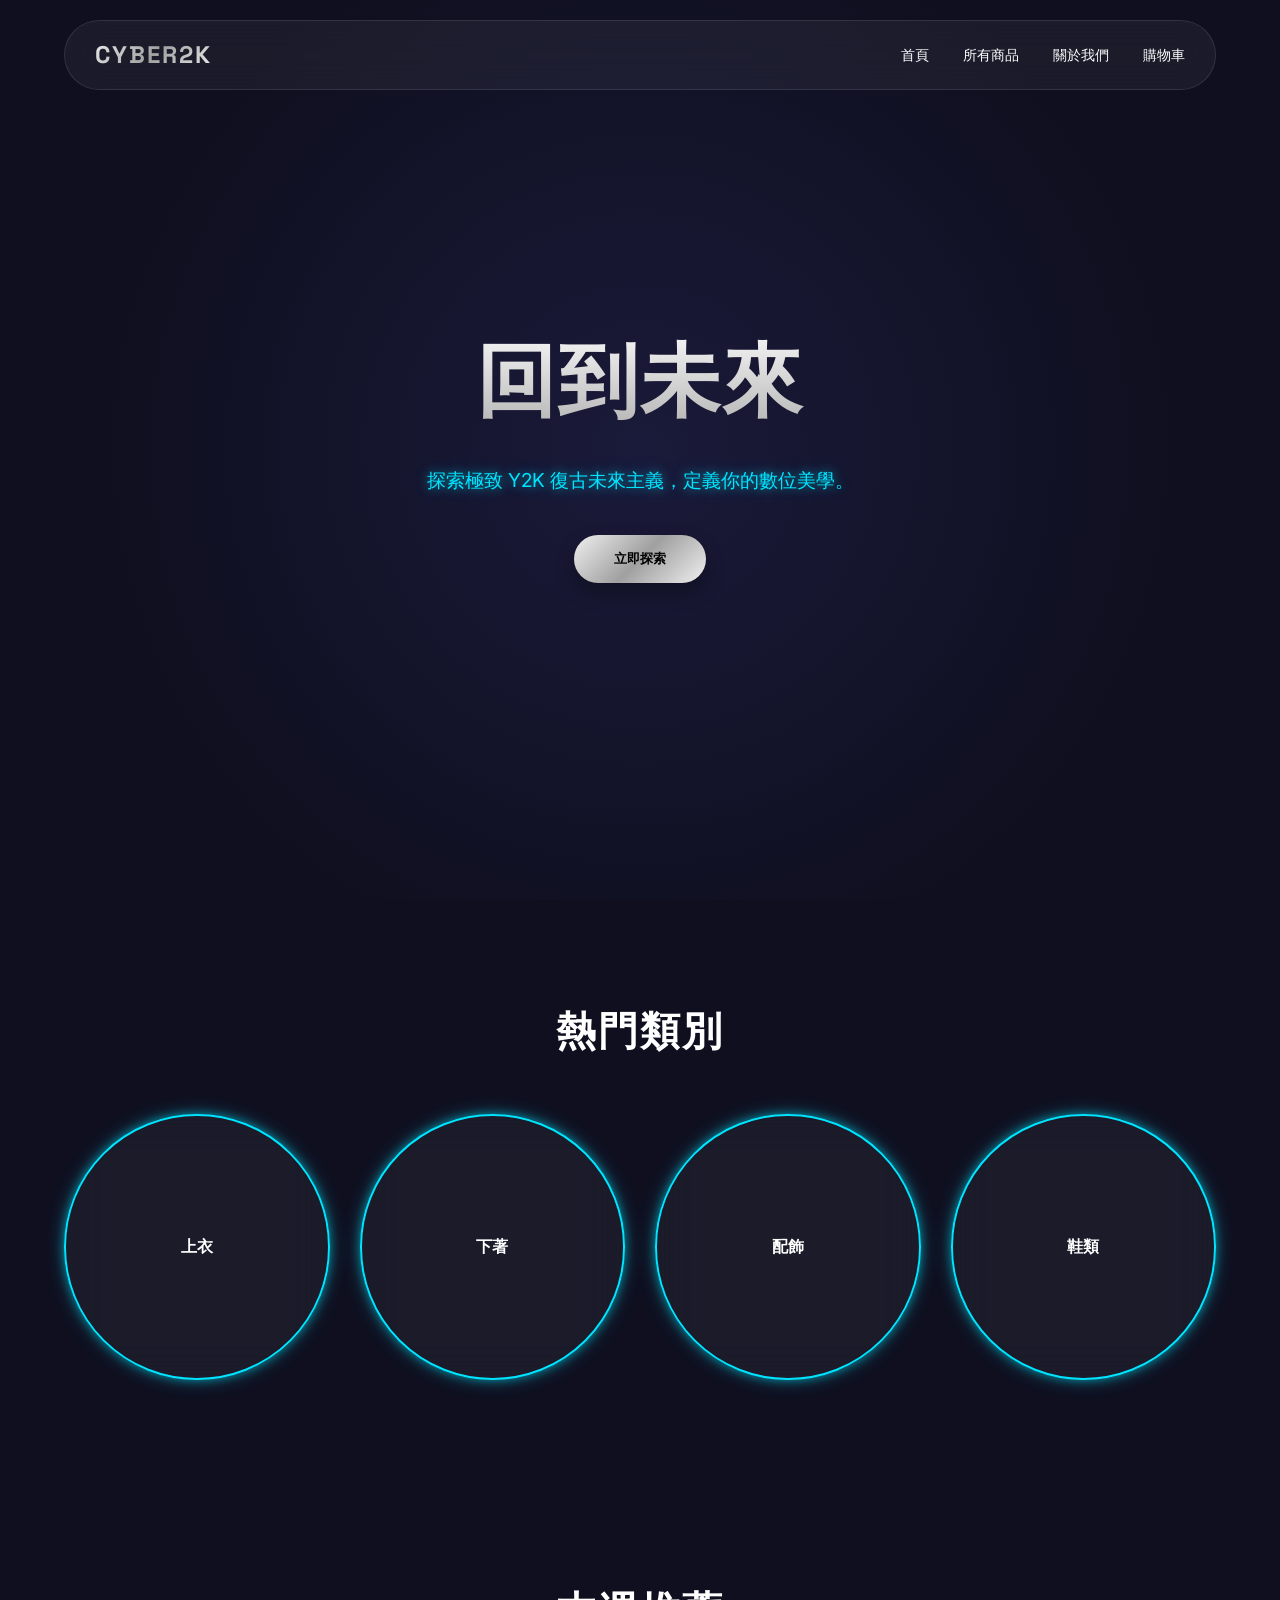
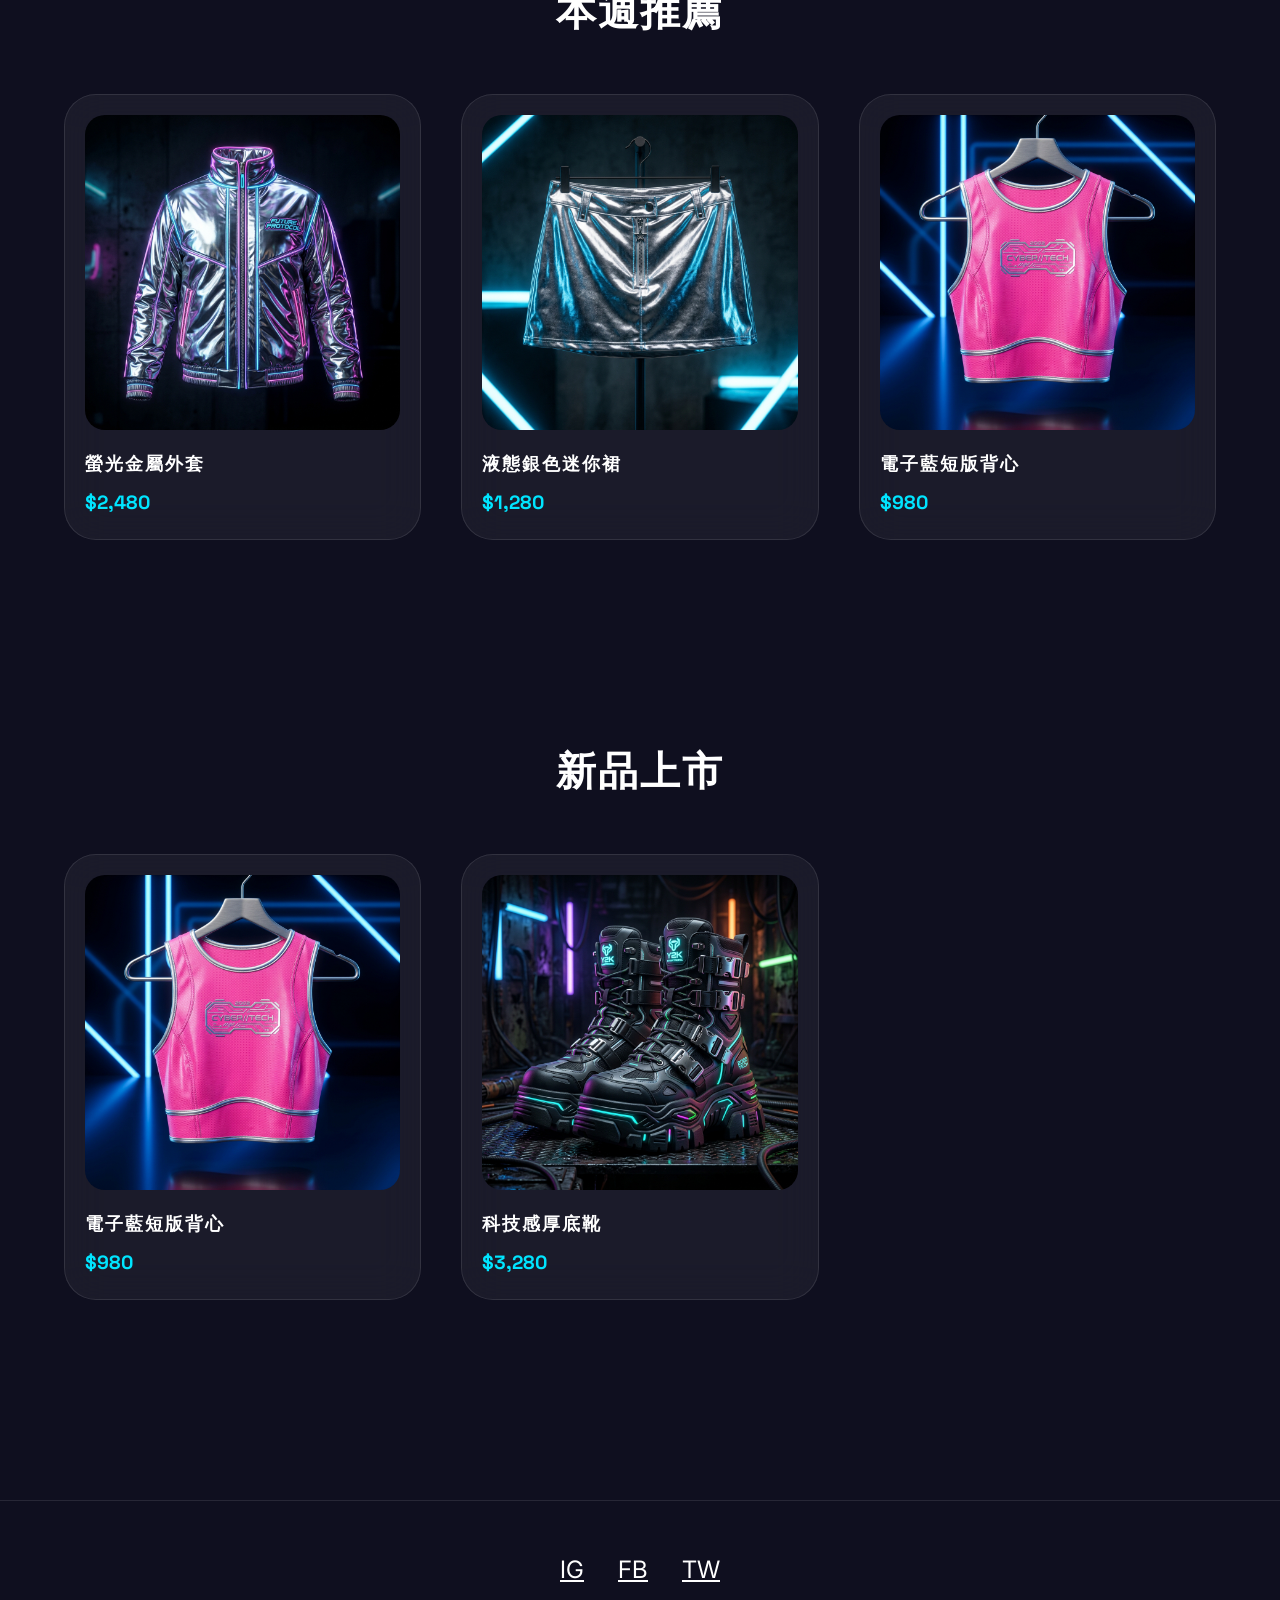
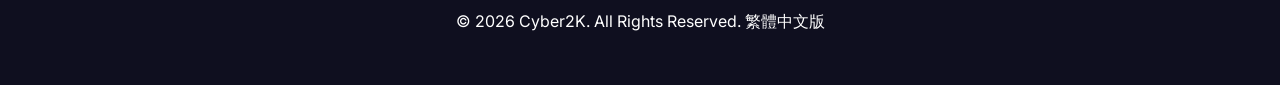
<file: index.html>
<!DOCTYPE html>
<html lang="zh-Hant">
<head>
    <meta charset="UTF-8">
    <meta name="viewport" content="width=device-width, initial-scale=1.0">
    <title>Cyber2K | 回到未來：2000s 復古潮</title>
    <link rel="stylesheet" href="style.css">
</head>
<body>

    <nav class="glass">
        <div class="logo">Cyber2K</div>
        <div class="nav-links">
            <a href="index.html">首頁</a>
            <a href="list.html">所有商品</a>
            <a href="#">關於我們</a>
            <a href="#">購物車</a>
        </div>
    </nav>

    <header class="hero">
        <div style="position: absolute; top: 0; left: 0; width: 100%; height: 100%; background-image: url('assets/hero.png'); background-size: cover; background-position: center; opacity: 0.4; z-index: -1;"></div>
        <h1>回到未來</h1>
        <p>探索極致 Y2K 復古未來主義，定義你的數位美學。</p>
        <button class="cta-button" onclick="window.location.href='list.html'">立即探索</button>
    </header>

    <section id="categories">
        <h2 class="section-title">熱門類別</h2>
        <div class="category-grid">
            <div class="category-card glass"><span>上衣</span></div>
            <div class="category-card glass"><span>下著</span></div>
            <div class="category-card glass"><span>配飾</span></div>
            <div class="category-card glass"><span>鞋類</span></div>
        </div>
    </section>

    <section id="trending">
        <h2 class="section-title">本週推薦</h2>
        <div class="product-grid">
            <div class="product-card glass" onclick="window.location.href='detail.html'">
                <div class="product-img" style="background-image: url('assets/jacket.png'); background-size: cover;"></div>
                <div class="product-info">
                    <h3>螢光金屬外套</h3>
                    <p class="price">$2,480</p>
                </div>
            </div>
            <div class="product-card glass" onclick="window.location.href='detail.html'">
                <div class="product-img" style="background-image: url('assets/skirt.png'); background-size: cover;"></div>
                <div class="product-info">
                    <h3>液態銀色迷你裙</h3>
                    <p class="price">$1,280</p>
                </div>
            </div>
            <div class="product-card glass" onclick="window.location.href='detail.html'">
                <div class="product-img" style="background-image: url('assets/crop_top.png'); background-size: cover;"></div>
                <div class="product-info">
                    <h3>電子藍短版背心</h3>
                    <p class="price">$980</p>
                </div>
            </div>
        </div>
    </section>

    <section id="new-arrivals">
        <h2 class="section-title">新品上市</h2>
        <div class="product-grid">
            <div class="product-card glass" onclick="window.location.href='detail.html'">
                <div class="product-img" style="background-image: url('assets/crop_top.png'); background-size: cover;"></div>
                <div class="product-info">
                    <h3>電子藍短版背心</h3>
                    <p class="price">$980</p>
                </div>
            </div>
            <div class="product-card glass" onclick="window.location.href='detail.html'">
                <div class="product-img" style="background-image: url('assets/boots.png'); background-size: cover;"></div>
                <div class="product-info">
                    <h3>科技感厚底靴</h3>
                    <p class="price">$3,280</p>
                </div>
            </div>
        </div>
    </section>

    <footer>
        <div class="social-links">
            <a href="#">IG</a>
            <a href="#">FB</a>
            <a href="#">TW</a>
        </div>
        <p>&copy; 2026 Cyber2K. All Rights Reserved. 繁體中文版</p>
    </footer>

</body>
</html>
</file>
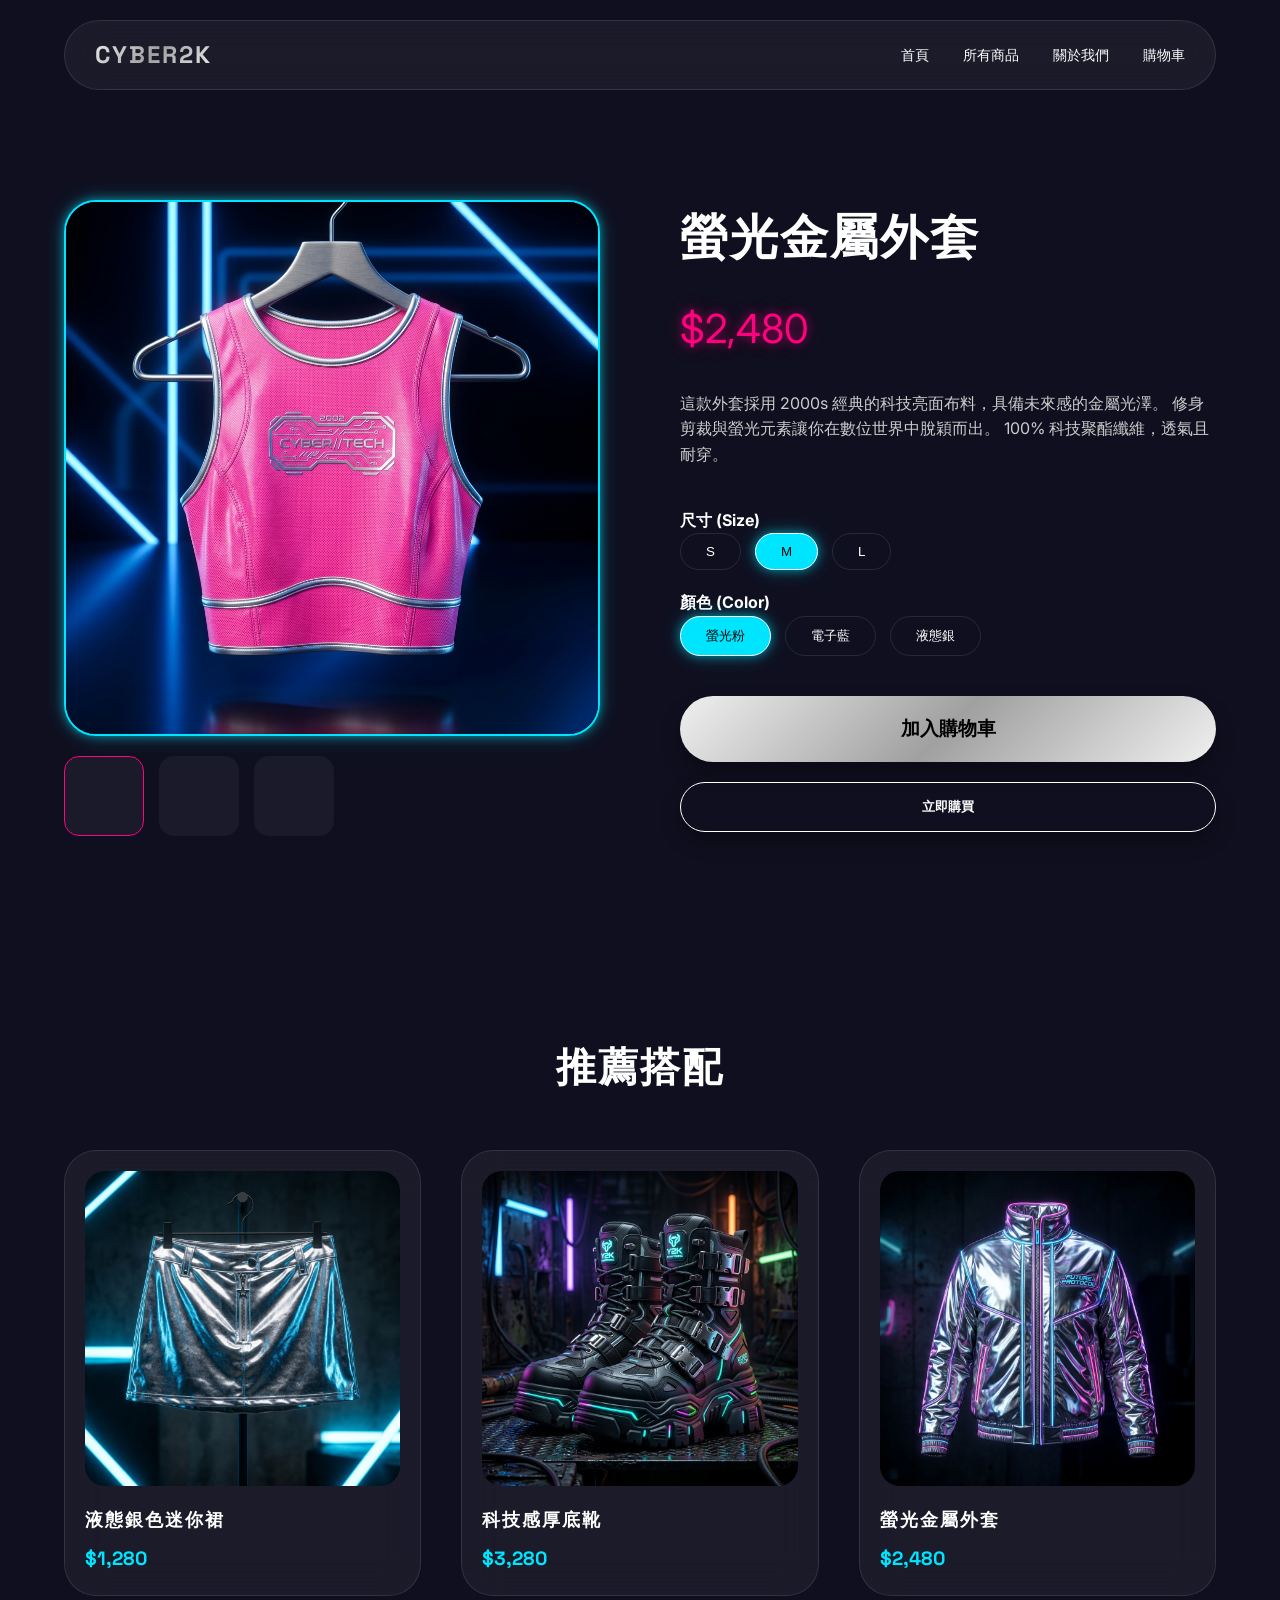
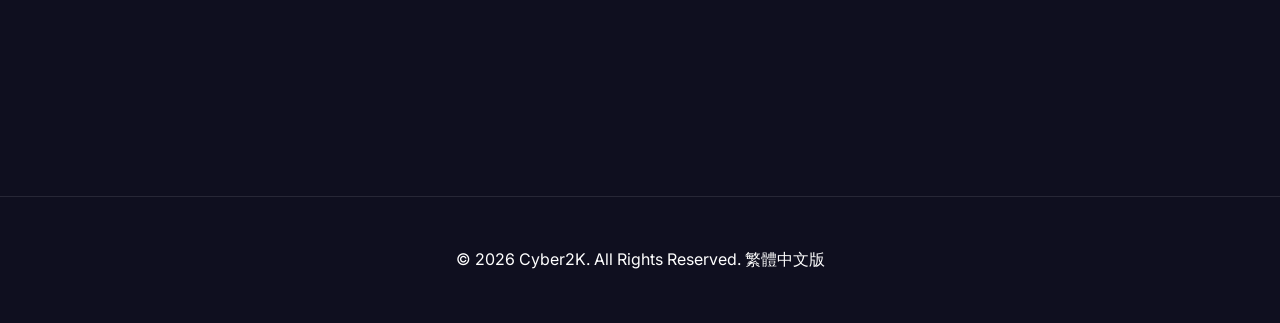
<file: detail.html>
<!DOCTYPE html>
<html lang="zh-Hant">
<head>
    <meta charset="UTF-8">
    <meta name="viewport" content="width=device-width, initial-scale=1.0">
    <title>Cyber2K | 螢光金屬外套</title>
    <link rel="stylesheet" href="style.css">
</head>
<body>

    <nav class="glass">
        <div class="logo">Cyber2K</div>
        <div class="nav-links">
            <a href="index.html">首頁</a>
            <a href="list.html">所有商品</a>
            <a href="#">關於我們</a>
            <a href="#">購物車</a>
        </div>
    </nav>

    <section style="margin-top: 100px;">
        <div class="detail-container">
            <div class="detail-img-gallery">
                <img src="assets/crop_top.png" alt="螢光金屬外套" class="main-img">
                <div class="thumbnails">
                    <div class="thumb active"></div>
                    <div class="thumb"></div>
                    <div class="thumb"></div>
                </div>
            </div>

            <div class="detail-info">
                <h1>螢光金屬外套</h1>
                <p class="detail-price">$2,480</p>
                <p class="detail-desc">
                    這款外套採用 2000s 經典的科技亮面布料，具備未來感的金屬光澤。
                    修身剪裁與螢光元素讓你在數位世界中脫穎而出。
                    100% 科技聚酯纖維，透氣且耐穿。
                </p>

                <div class="selectors">
                    <div class="selector-group">
                        <h4>尺寸 (Size)</h4>
                        <button class="bubble-btn">S</button>
                        <button class="bubble-btn active">M</button>
                        <button class="bubble-btn">L</button>
                    </div>

                    <div class="selector-group">
                        <h4>顏色 (Color)</h4>
                        <button class="bubble-btn active">螢光粉</button>
                        <button class="bubble-btn">電子藍</button>
                        <button class="bubble-btn">液態銀</button>
                    </div>
                </div>

                <button class="cta-button add-to-cart">加入購物車</button>
                <button class="cta-button" style="width: 100%; background: transparent; border: 1px solid white; color: white;">立即購買</button>
            </div>
        </div>
    </section>

    <section id="related">
        <h2 class="section-title">推薦搭配</h2>
        <div class="product-grid">
            <div class="product-card glass" onclick="window.location.href='detail.html'">
                <div class="product-img" style="background-image: url('assets/skirt.png'); background-size: cover;"></div>
                <div class="product-info">
                    <h3>液態銀色迷你裙</h3>
                    <p class="price">$1,280</p>
                </div>
            </div>
            <div class="product-card glass" onclick="window.location.href='detail.html'">
                <div class="product-img" style="background-image: url('assets/boots.png'); background-size: cover;"></div>
                <div class="product-info">
                    <h3>科技感厚底靴</h3>
                    <p class="price">$3,280</p>
                </div>
            </div>
            <div class="product-card glass" onclick="window.location.href='detail.html'">
                <div class="product-img" style="background-image: url('assets/jacket.png'); background-size: cover;"></div>
                <div class="product-info">
                    <h3>螢光金屬外套</h3>
                    <p class="price">$2,480</p>
                </div>
            </div>
        </div>
    </section>

    <footer>
        <p>&copy; 2026 Cyber2K. All Rights Reserved. 繁體中文版</p>
    </footer>

</body>
</html>
</file>
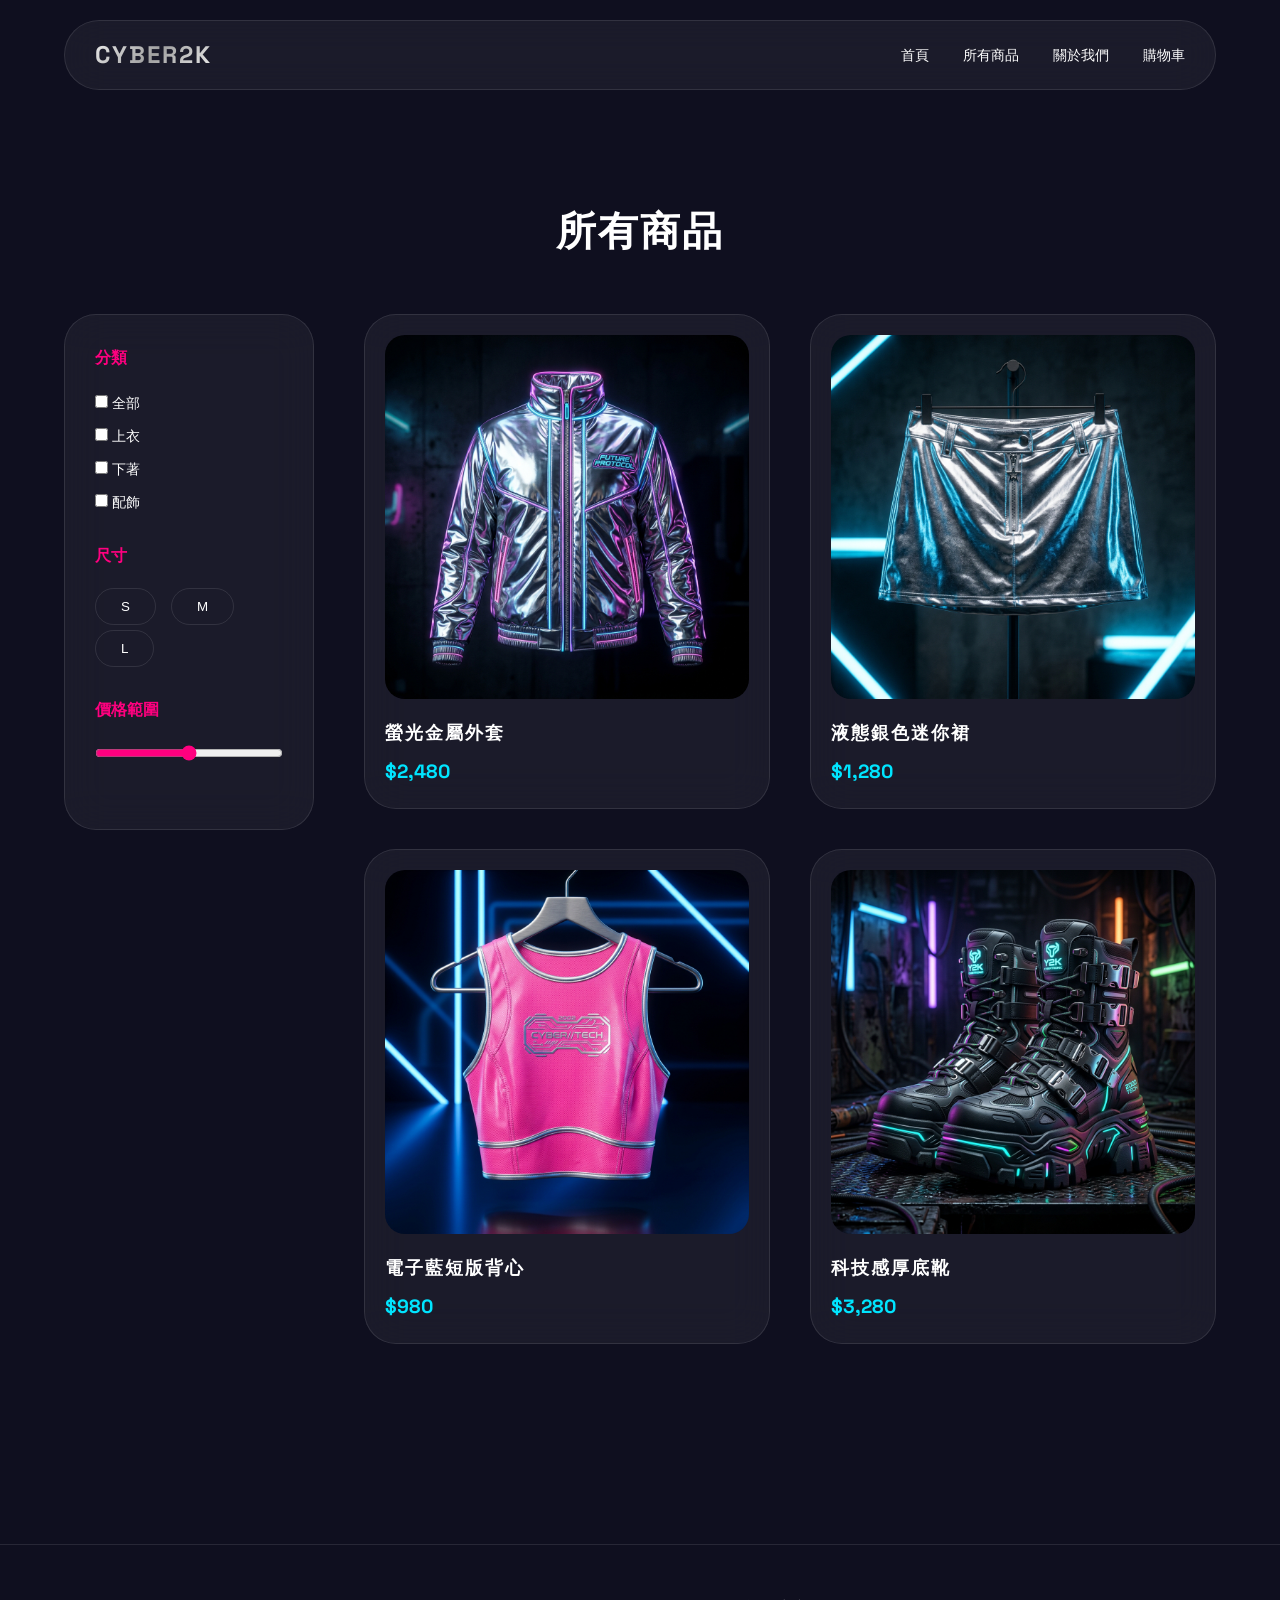
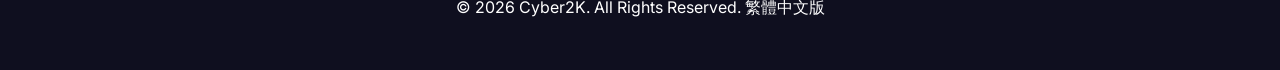
<file: list.html>
<!DOCTYPE html>
<html lang="zh-Hant">
<head>
    <meta charset="UTF-8">
    <meta name="viewport" content="width=device-width, initial-scale=1.0">
    <title>Cyber2K | 所有商品</title>
    <link rel="stylesheet" href="style.css">
</head>
<body>

    <nav class="glass">
        <div class="logo">Cyber2K</div>
        <div class="nav-links">
            <a href="index.html">首頁</a>
            <a href="list.html">所有商品</a>
            <a href="#">關於我們</a>
            <a href="#">購物車</a>
        </div>
    </nav>

    <section style="margin-top: 100px;">
        <h2 class="section-title">所有商品</h2>
        
        <div class="list-container">
            <aside class="sidebar glass">
                <div class="filter-group">
                    <h4>分類</h4>
                    <label class="filter-item"><input type="checkbox"> 全部</label>
                    <label class="filter-item"><input type="checkbox"> 上衣</label>
                    <label class="filter-item"><input type="checkbox"> 下著</label>
                    <label class="filter-item"><input type="checkbox"> 配飾</label>
                </div>

                <div class="filter-group">
                    <h4>尺寸</h4>
                    <div style="display: flex; gap: 5px; flex-wrap: wrap;">
                        <button class="bubble-btn">S</button>
                        <button class="bubble-btn">M</button>
                        <button class="bubble-btn">L</button>
                    </div>
                </div>

                <div class="filter-group">
                    <h4>價格範圍</h4>
                    <input type="range" style="width: 100%; accent-color: var(--primary-neon);">
                </div>
            </aside>

            <main class="product-grid" style="flex-grow: 1;">
                <div class="product-card glass" onclick="window.location.href='detail.html'">
                    <div class="product-img" style="background-image: url('assets/jacket.png'); background-size: cover;"></div>
                    <div class="product-info">
                        <h3>螢光金屬外套</h3>
                        <p class="price">$2,480</p>
                    </div>
                </div>
                <div class="product-card glass" onclick="window.location.href='detail.html'">
                    <div class="product-img" style="background-image: url('assets/skirt.png'); background-size: cover;"></div>
                    <div class="product-info">
                        <h3>液態銀色迷你裙</h3>
                        <p class="price">$1,280</p>
                    </div>
                </div>
                <div class="product-card glass" onclick="window.location.href='detail.html'">
                    <div class="product-img" style="background-image: url('assets/crop_top.png'); background-size: cover;"></div>
                    <div class="product-info">
                        <h3>電子藍短版背心</h3>
                        <p class="price">$980</p>
                    </div>
                </div>
                <div class="product-card glass" onclick="window.location.href='detail.html'">
                    <div class="product-img" style="background-image: url('assets/boots.png'); background-size: cover;"></div>
                    <div class="product-info">
                        <h3>科技感厚底靴</h3>
                        <p class="price">$3,280</p>
                    </div>
                </div>
                <!-- More items can be added here -->
            </main>
        </div>
    </section>

    <footer>
        <p>&copy; 2026 Cyber2K. All Rights Reserved. 繁體中文版</p>
    </footer>

</body>
</html>
</file>
<file: style.css>
@import url('https://fonts.googleapis.com/css2?family=Space+Grotesk:wght@300;500;700&family=Inter:wght@300;400;600&display=swap');

:root {
    --bg-color: #0F0F1F;
    --primary-neon: #FF007F;
    --secondary-neon: #00E5FF;
    --accent-silver: #C0C0C0;
    --glass-bg: rgba(255, 255, 255, 0.05);
    --glass-border: rgba(255, 255, 255, 0.1);
    --chrome-gradient: linear-gradient(135deg, #f0f0f0 0%, #a0a0a0 50%, #f0f0f0 100%);
    --neon-pink-shadow: 0 0 10px rgba(255, 0, 127, 0.5), 0 0 20px rgba(255, 0, 127, 0.3);
    --neon-blue-shadow: 0 0 10px rgba(0, 229, 255, 0.5), 0 0 20px rgba(0, 229, 255, 0.3);
    --border-radius-pill: 9999px;
    --border-radius-bubble: 32px;
}

* {
    margin: 0;
    padding: 0;
    box-sizing: border-box;
}

body {
    background-color: var(--bg-color);
    color: white;
    font-family: 'Inter', sans-serif;
    line-height: 1.6;
    overflow-x: hidden;
}

h1, h2, h3, .logo {
    font-family: 'Space Grotesk', sans-serif;
    text-transform: uppercase;
    letter-spacing: 2px;
}

/* Glassmorphism Effect */
.glass {
    background: var(--glass-bg);
    backdrop-filter: blur(20px);
    -webkit-backdrop-filter: blur(20px);
    border: 1px solid var(--glass-border);
}

/* Navbar */
nav {
    position: fixed;
    top: 20px;
    left: 50%;
    transform: translateX(-50%);
    width: 90%;
    max-width: 1200px;
    padding: 15px 30px;
    display: flex;
    justify-content: space-between;
    align-items: center;
    border-radius: var(--border-radius-pill);
    z-index: 1000;
}

.logo {
    font-size: 1.5rem;
    font-weight: 700;
    background: var(--chrome-gradient);
    -webkit-background-clip: text;
    -webkit-text-fill-color: transparent;
    filter: drop-shadow(var(--neon-blue-shadow));
}

.nav-links a {
    color: white;
    text-decoration: none;
    margin-left: 30px;
    font-weight: 500;
    font-size: 0.9rem;
    transition: 0.3s;
}

.nav-links a:hover {
    color: var(--primary-neon);
    text-shadow: var(--neon-pink-shadow);
}

/* Hero Section */
.hero {
    height: 100vh;
    display: flex;
    flex-direction: column;
    justify-content: center;
    align-items: center;
    text-align: center;
    background: radial-gradient(circle at center, #1a1a3a 0%, #0F0F1F 70%);
    padding: 0 20px;
}

.hero h1 {
    font-size: 5rem;
    margin-bottom: 20px;
    background: linear-gradient(to bottom, #fff, #aaa);
    -webkit-background-clip: text;
    -webkit-text-fill-color: transparent;
}

.hero p {
    font-size: 1.2rem;
    color: var(--secondary-neon);
    margin-bottom: 40px;
    text-shadow: var(--neon-blue-shadow);
}

.cta-button {
    padding: 15px 40px;
    font-family: 'Space Grotesk', sans-serif;
    font-weight: 700;
    text-transform: uppercase;
    background: var(--chrome-gradient);
    border: none;
    border-radius: var(--border-radius-pill);
    cursor: pointer;
    transition: 0.3s;
    box-shadow: 0 10px 20px rgba(0,0,0,0.3);
}

.cta-button:hover {
    transform: translateY(-5px);
    box-shadow: var(--neon-pink-shadow);
}

/* Sections */
section {
    padding: 100px 5%;
    max-width: 1400px;
    margin: 0 auto;
}

.section-title {
    font-size: 2.5rem;
    margin-bottom: 50px;
    text-align: center;
    color: white;
}

/* Category Grid */
.category-grid {
    display: grid;
    grid-template-columns: repeat(auto-fit, minmax(200px, 1fr));
    gap: 30px;
}

.category-card {
    aspect-ratio: 1;
    border-radius: 50%; /* Bubble shape */
    display: flex;
    justify-content: center;
    align-items: center;
    font-weight: 700;
    cursor: pointer;
    transition: 0.5s cubic-bezier(0.175, 0.885, 0.32, 1.275);
    position: relative;
    overflow: hidden;
    border: 2px solid var(--secondary-neon);
    box-shadow: var(--neon-blue-shadow);
}

.category-card:hover {
    transform: scale(1.1) rotate(5deg);
    background: var(--primary-neon);
    border-color: white;
    box-shadow: var(--neon-pink-shadow);
}

/* Product Grid */
.product-grid {
    display: grid;
    grid-template-columns: repeat(auto-fill, minmax(280px, 1fr));
    gap: 40px;
}

.product-card {
    border-radius: var(--border-radius-bubble);
    padding: 20px;
    transition: 0.3s;
    position: relative;
}

.product-card:hover {
    transform: translateY(-10px);
    border-color: var(--primary-neon);
    box-shadow: var(--neon-pink-shadow);
}

.product-img {
    width: 100%;
    aspect-ratio: 1;
    background: #1a1a2a;
    border-radius: 20px;
    margin-bottom: 20px;
    object-fit: cover;
}

.product-info h3 {
    font-size: 1.1rem;
    margin-bottom: 10px;
}

.price {
    font-family: 'Space Grotesk', sans-serif;
    color: var(--secondary-neon);
    font-weight: 700;
    font-size: 1.2rem;
}

/* Sidebar Layout for List Page */
.list-container {
    display: flex;
    gap: 50px;
}

.sidebar {
    width: 250px;
    flex-shrink: 0;
    padding: 30px;
    border-radius: var(--border-radius-bubble);
    height: fit-content;
    position: sticky;
    top: 120px;
}

.sidebar h4 {
    margin-bottom: 20px;
    color: var(--primary-neon);
}

.filter-group {
    margin-bottom: 30px;
}

.filter-item {
    display: block;
    margin-bottom: 10px;
    font-size: 0.9rem;
    cursor: pointer;
    transition: 0.2s;
}

.filter-item:hover {
    color: var(--secondary-neon);
}

/* Product Detail */
.detail-container {
    display: grid;
    grid-template-columns: 1fr 1fr;
    gap: 80px;
    align-items: start;
}

.detail-img-gallery {
    display: flex;
    flex-direction: column;
    gap: 20px;
}

.main-img {
    width: 100%;
    aspect-ratio: 1;
    background: #1a1a2a;
    border-radius: var(--border-radius-bubble);
    border: 2px solid var(--secondary-neon);
    box-shadow: var(--neon-blue-shadow);
}

.thumbnails {
    display: flex;
    gap: 15px;
}

.thumb {
    width: 80px;
    height: 80px;
    border-radius: 15px;
    background: #1a1a2a;
    cursor: pointer;
    border: 1px solid transparent;
}

.thumb:hover, .thumb.active {
    border-color: var(--primary-neon);
}

.detail-info h1 {
    font-size: 3rem;
    margin-bottom: 20px;
    color: white;
}

.detail-price {
    font-size: 2.5rem;
    color: var(--primary-neon);
    margin-bottom: 30px;
    text-shadow: var(--neon-pink-shadow);
}

.detail-desc {
    margin-bottom: 40px;
    color: #ccc;
}

.selectors {
    margin-bottom: 40px;
}

.selector-group {
    margin-bottom: 20px;
}

.bubble-btn {
    padding: 10px 25px;
    border-radius: var(--border-radius-pill);
    background: transparent;
    border: 1px solid var(--glass-border);
    color: white;
    margin-right: 10px;
    cursor: pointer;
    transition: 0.3s;
}

.bubble-btn:hover, .bubble-btn.active {
    background: var(--secondary-neon);
    color: black;
    border-color: white;
    box-shadow: var(--neon-blue-shadow);
}

.add-to-cart {
    width: 100%;
    padding: 20px;
    font-size: 1.2rem;
    margin-bottom: 20px;
}

/* Footer */
footer {
    padding: 50px 5%;
    text-align: center;
    border-top: 1px solid var(--glass-border);
    margin-top: 100px;
}

.social-links {
    margin-bottom: 20px;
}

.social-links a {
    color: white;
    font-size: 1.5rem;
    margin: 0 15px;
    transition: 0.3s;
}

.social-links a:hover {
    color: var(--secondary-neon);
}

/* Animations */
@keyframes glow {
    0% { filter: drop-shadow(0 0 5px var(--primary-neon)); }
    50% { filter: drop-shadow(0 0 20px var(--primary-neon)); }
    100% { filter: drop-shadow(0 0 5px var(--primary-neon)); }
}

.logo {
    animation: glow 3s infinite alternate;
}
</file>
